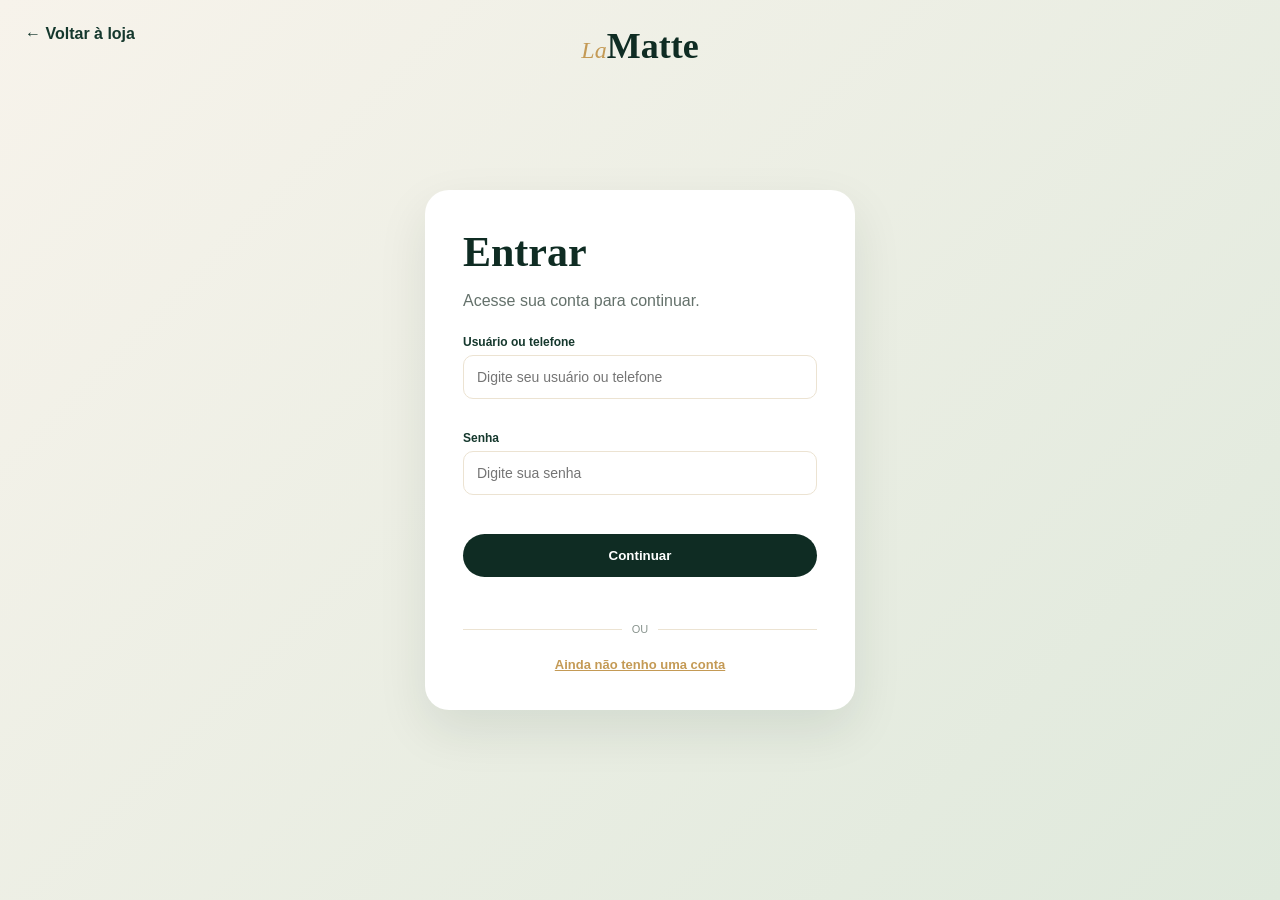
<file: checkout/index.html>
<!DOCTYPE html>
<html lang="pt-BR">
<head>
  <meta charset="UTF-8">
  <meta name="viewport" content="width=device-width, initial-scale=1">
  <title>Finalizar compra | La Matte</title>
  <link rel="preconnect" href="https://fonts.googleapis.com">
  <link rel="preconnect" href="https://fonts.gstatic.com" crossorigin>
  <link href="https://fonts.googleapis.com/css2?family=Fraunces:opsz,wght@9..144,500;9..144,700&family=Inter:wght@400;500;600;700&display=swap" rel="stylesheet">
  <link rel="stylesheet" href="style.css">
</head>
<body>
  <header>
    <a href="../principal/index.html" class="marca"><span>La</span><b>Matte</b></a>
    <a href="../principal/index.html#produtos">← Continuar comprando</a>
  </header>

  <main>
    <div class="titulo">
      <span>SEU PEDIDO</span>
      <h1>Finalizar compra</h1>
      <p>Revise seus dados e produtos antes de confirmar.</p>
    </div>

    <div class="checkout">
      <section>
        <!-- CARD DE PRODUTOS -->
        <div class="card">
          <h2>Produtos</h2>
          <div id="itens"></div>
          <div class="total-linha">
            <span>Subtotal</span>
            <strong id="subtotal">R$ 0,00</strong>
          </div>
        </div>

        <!-- CARD DE DADOS CADASTRAIS -->
        <div class="card">
          <h2>Seus Dados Cadastrais</h2>
          <div id="dadosUsuario" class="dados-resumo">
            <!-- Preenchido via JS -->
          </div>
          <a href="../perfil/index.html" class="link-editar">Editar dados cadastrais →</a>
        </div>

        <!-- CARD DE ENDEREÇO DE ENTREGA -->
        <div class="card">
          <h2>Endereço de Entrega</h2>
          <form id="formEndereco" class="form-endereco">
            <div class="form-row">
              <label>
                Rua / Avenida
                <input type="text" id="endRua" placeholder="Ex: Av. Paulista" required>
              </label>
              <label>
                Número
                <input type="text" id="endNumero" placeholder="123" required>
              </label>
            </div>

            <div class="form-row">
              <label>
                Complemento (opcional)
                <input type="text" id="endComplemento" placeholder="Apt 42, Bloco B">
              </label>
              <label>
                Bairro
                <input type="text" id="endBairro" placeholder="Centro" required>
              </label>
            </div>

            <div class="form-row">
              <label>
                Cidade
                <input type="text" id="endCidade" placeholder="São Paulo" required>
              </label>
              <label>
                Estado
                <select id="endEstado" required>
                  <option value="">Selecione...</option>
                  <option value="SP">SP</option>
                  <option value="RJ">RJ</option>
                  <option value="MG">MG</option>
                  <option value="BA">BA</option>
                  <option value="PR">PR</option>
                  <option value="SC">SC</option>
                  <option value="RS">RS</option>
                  <option value="PE">PE</option>
                  <option value="CE">CE</option>
                  <option value="PA">PA</option>
                </select>
              </label>
            </div>

            <span id="msgEnderecoErro" class="msg-erro"></span>
          </form>
        </div>

        <!-- CARD DE PAGAMENTO -->
        <div class="card">
          <h2>Forma de pagamento</h2>
          <div class="pagamentos">
            <label class="pagamento ativo">
              <input type="radio" name="pagamento" value="pix" checked>
              <span>▣</span>
              <div>
                <b>PIX</b>
                <small>Pagamento instantâneo</small>
              </div>
            </label>
            <label class="pagamento">
              <input type="radio" name="pagamento" value="credito">
              <span>💳</span>
              <div>
                <b>Cartão de Crédito</b>
                <small>Parcelado em até 12x</small>
              </div>
            </label>
            <label class="pagamento">
              <input type="radio" name="pagamento" value="debito">
              <span>🏦</span>
              <div>
                <b>Débito em Conta</b>
                <small>Transferência bancária</small>
              </div>
            </label>
          </div>
        </div>
      </section>

      <!-- RESUMO LATERAL -->
      <aside class="resumo">
        <h2>Resumo do Pedido</h2>
        <div class="resumo-linha">
          <span>Produtos</span>
          <strong id="resumoSubtotal">R$ 0,00</strong>
        </div>
        <div class="resumo-linha">
          <span>Frete</span>
          <strong>Grátis</strong>
        </div>
        <hr>
        <div class="resumo-final">
          <span>Total</span>
          <strong id="resumoTotal">R$ 0,00</strong>
        </div>

        <button id="btnFinalizarCompra" class="btn-finalizar" type="button">
          Finalizar Compra
        </button>
        
        <span id="msgAlerta" class="msg-alerta"></span>
      </aside>
    </div>
  </main>

  <script src="../principal/data.js"></script>
  <script src="script.js"></script>
</body>
</html>
</file>
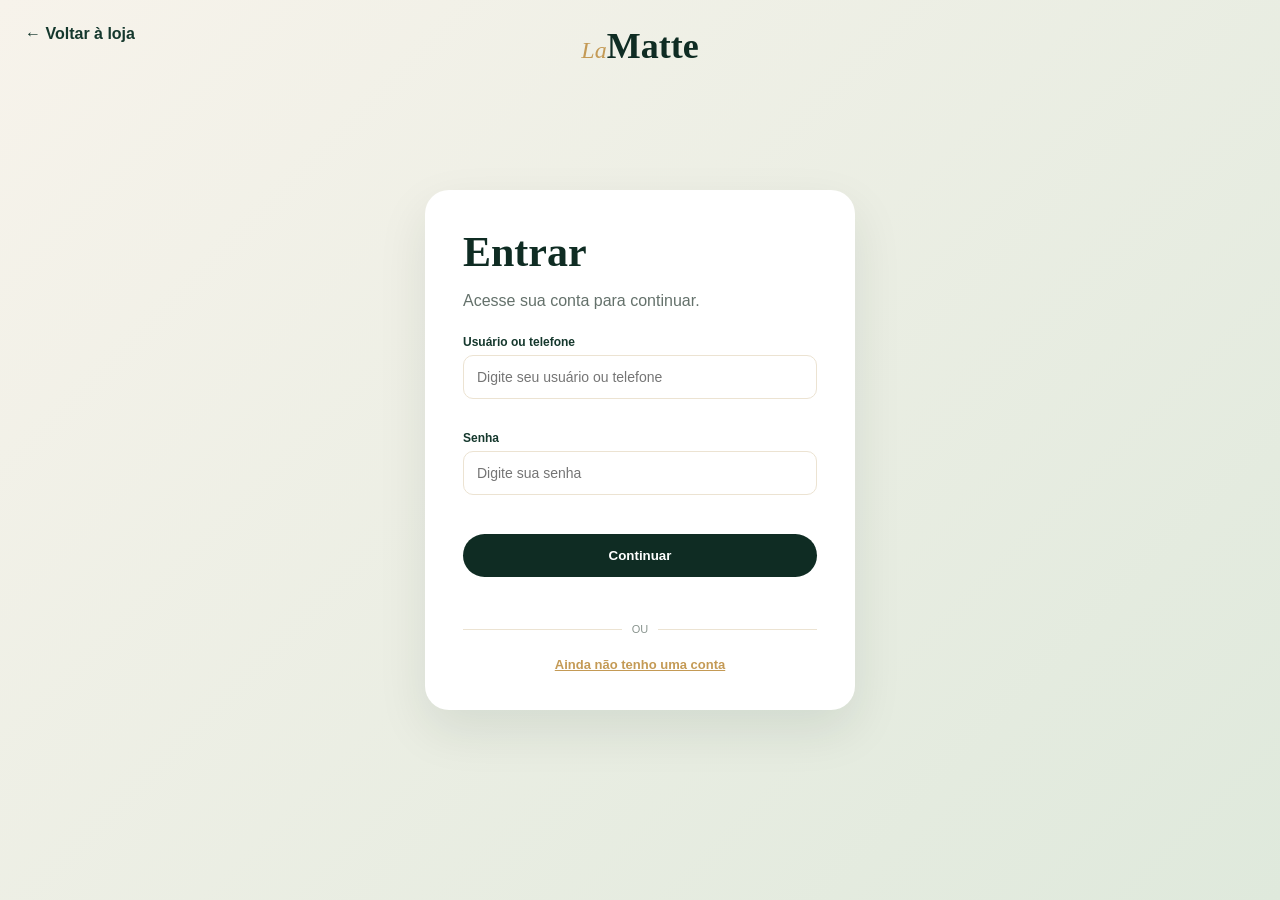
<file: perfil/index.html>
<!DOCTYPE html>

<html lang="pt-BR">
<head>
<meta charset="utf-8"/>
<meta content="width=device-width, initial-scale=1.0" name="viewport"/>
<title>Meu Perfil | La Matte</title>
<link href="https://fonts.googleapis.com" rel="preconnect"/>
<link crossorigin="" href="https://fonts.gstatic.com" rel="preconnect"/>
<link href="https://fonts.googleapis.com/css2?family=Fraunces:opsz,wght@9..144,500;9..144,700&amp;family=Inter:wght@400;500;600;700&amp;display=swap" rel="stylesheet"/>
<link href="style.css" rel="stylesheet"/>
</head>
<body>
<div class="painel-fundo" id="painelFundo"></div>
<header class="barra-fixa">
<a class="marca" href="../principal/index.html">
<span class="marca-la">La</span>
<span class="marca-matte">Matte</span>
</a>
<div class="logo-fixo">
<a href="../principal/index.html">
<h2 data-text="LA MATTE">LA MATTE</h2>
</a>
</div>
<div class="acoes-topo">
<button aria-label="Perfil do usuário" class="acao" id="perfilBtn" title="Meu Perfil">
<svg aria-hidden="true" viewbox="0 0 24 24">
<path d="M19 21v-2a4 4 0 0 0-4-4H9a4 4 0 0 0-4 4v2"></path>
<circle cx="12" cy="7" r="4"></circle>
</svg>
</button>
<div class="perfil-popup" id="perfilPopup">
<div class="perfil-topo">
<div class="perfil-icone">
<svg aria-hidden="true" viewbox="0 0 24 24">
<circle cx="12" cy="8" r="4"></circle>
<path d="M4 21c0-4.4 3.6-7 8-7s8 2.6 8 7"></path>
</svg>
</div>
<div>
<h3 id="perfilNomeMenu">Visitante</h3>
<p id="perfilSubMenu">Faça login para acessar sua conta</p>
</div>
</div>
<div class="perfil-links" id="perfilLinks"></div>
</div>
<button aria-label="Lista de Favoritos" class="acao" id="favoritosBtn" title="Meus Favoritos">
<svg aria-hidden="true" viewbox="0 0 24 24">
<path d="M20.84 4.61a5.5 5.5 0 0 0-7.78 0L12 5.67l-1.06-1.06a5.5 5.5 0 0 0-7.78 7.78l1.06 1.06L12 21.23l7.78-7.78 1.06-1.06a5.5 5.5 0 0 0 0-7.78z"></path>
</svg>
<b class="contador-favoritos" id="contadorFavoritos">0</b>
</button>
<button aria-label="Carrinho de Compras" class="acao" id="carrinhoBtn" title="Seu Carrinho">
<svg aria-hidden="true" viewbox="0 0 24 24">
<circle cx="9" cy="21" r="1"></circle>
<circle cx="20" cy="21" r="1"></circle>
<path d="M1 1h4l2.68 13.39a2 2 0 0 0 2 1.61h9.72a2 2 0 0 0 2-1.61L23 6H6"></path>
</svg>
<b class="contador-carrinho" id="contadorCarrinho">0</b>
</button>
<button aria-label="Abrir menu" class="menu-btn" id="menuBtn">
<span></span>
<span></span>
<span></span>
</button>
</div>
</header>
<aside class="painel-lateral" id="carrinhoPainel">
<div class="painel-cabecalho">
<div>
<span>SEU PEDIDO</span>
<h2>Carrinho</h2>
</div>
<button class="fechar-painel" id="fecharCarrinho">×</button>
</div>
<div class="painel-conteudo" id="carrinhoConteudo"></div>
<div class="resumo-painel">
<div>
<span>Subtotal</span>
<strong id="subtotalCarrinho">R$ 0,00</strong>
</div>
<a class="btn-principal" href="../checkout/index.html">
      Finalizar compra
    </a>
</div>
</aside>
<aside class="painel-lateral" id="favoritosPainel">
<div class="painel-cabecalho">
<div>
<span>SUA SELEÇÃO</span>
<h2>Favoritos</h2>
</div>
<button class="fechar-painel" id="fecharFavoritos">×</button>
</div>
<div class="painel-conteudo" id="favoritosConteudo"></div>
</aside>
<aside class="painel-lateral" id="menuOverlay">
<div class="painel-cabecalho">
<div>
<span>NAVEGAÇÃO</span>
<h2>Menu</h2>
</div>
<button class="fechar-painel" id="fecharMenu">×</button>
</div>
<nav class="menu-links">
<a href="../principal/index.html#inicio">
      Início
      <b>›</b>
</a>
<a href="../principal/index.html#produtos">
      Produtos
      <b>›</b>
</a>
<a href="index.html">
      Meu Perfil
      <b>›</b>
</a>
<a href="../principal/index.html#vantagens">
      Vantagens
      <b>›</b>
</a>
<a href="../principal/index.html#suporte">
      Suporte
      <b>›</b>
</a>
<a href="../login/login.html">
      Entrar
      <b>›</b>
</a>
<a href="../cadastro/cadastro.html">
      Criar conta
      <b>›</b>
</a>
</nav>
</aside>
<main class="perfil-pagina">
<section class="perfil-hero">
<div>
<span class="eyebrow">LA MATTE</span>
<h1>
        Meu perfil
      </h1>
<p>
        Gerencie seus dados, acompanhe sua conta e personalize sua experiência na La Matte.
      </p>
</div>
</section>
<section class="perfil-container">
<div class="perfil-menu">
<button class="perfil-tab ativo" data-painel="dados">
<span>01</span>
        Meus dados
        <b>›</b>
</button>
<button class="perfil-tab" data-painel="pedidos">
<span>02</span>
        Meus pedidos
        <b>›</b>
</button>
<button class="perfil-tab" data-painel="favoritos">
<span>03</span>
        Favoritos
        <b>›</b>
</button>
<button class="perfil-tab" data-painel="endereco">
<span>04</span>
        Endereço
        <b>›</b>
</button>
<button class="perfil-tab" data-painel="seguranca">
<span>05</span>
        Segurança
        <b>›</b>
</button>
</div>
<div class="perfil-conteudo">
<section class="perfil-panel ativo" id="dados">
<span class="eyebrow">MINHA CONTA</span>
<h2>Meus dados</h2>
<p class="perfil-instrucoes">
          Atualize as informações da sua conta.
        </p>
<form id="perfilForm">
<div class="form-grid">
<div class="campo-grupo-perfil">
<label for="usuarioPerfil">Usuário / E-mail de acesso</label>
<input disabled="" id="usuarioPerfil" type="text"/>
</div>
<div class="campo-grupo-perfil">
<label for="nomePerfil">Nome completo</label>
<input id="nomePerfil" placeholder="Seu nome completo" type="text"/>
</div>
<div class="campo-grupo-perfil">
<label for="cpfPerfil">CPF</label>
<input id="cpfPerfil" maxlength="14" placeholder="000.000.000-00" type="text"/>
</div>
<div class="campo-grupo-perfil">
<label for="nascimentoPerfil">Data de nascimento</label>
<input id="nascimentoPerfil" type="date"/>
</div>
<div class="campo-grupo-perfil">
<label for="telefonePerfil">Telefone</label>
<input id="telefonePerfil" maxlength="15" placeholder="(00) 00000-0000" type="tel"/>
</div>
<div class="campo-grupo-perfil">
<label for="cepPerfil">CEP</label>
<input id="cepPerfil" maxlength="9" placeholder="00000-000" type="text"/>
</div>
</div>
<div class="perfil-acoes">
<button class="btn-salvar-perfil" type="submit">
              Salvar alterações
            </button>
<button class="btn-sair-perfil" id="sairPerfil" type="button">
              Sair da conta
            </button>
</div>
<p class="mensagem-sucesso-perfil" id="mensagemPerfil"></p>
</form>
</section>
<section class="perfil-panel" id="pedidos">
<span class="eyebrow">HISTÓRICO</span>
<h2>Meus pedidos</h2>
<div class="lista-pedidos" id="listaPedidos"></div>
</section>
<section class="perfil-panel" id="favoritos">
<span class="eyebrow">SUA SELEÇÃO</span>
<h2>Favoritos</h2>
<div class="favoritos-perfil" id="perfilFavoritos"></div>
</section>
<section class="perfil-panel" id="endereco">
<span class="eyebrow">ENTREGA</span>
<h2>Endereço de entrega</h2>
<p class="perfil-instrucoes">
          Salve seu endereço uma vez. Ele será preenchido automaticamente no checkout em qualquer página da La Matte.
        </p>
<form class="endereco-form-perfil" id="enderecoFormPerfil">
<div class="form-grid">
<div class="campo-grupo-perfil">
<label for="enderecoRuaPerfil">Rua / Avenida</label>
<input id="enderecoRuaPerfil" placeholder="Ex: Av. Paulista" type="text"/>
</div>
<div class="campo-grupo-perfil">
<label for="enderecoNumeroPerfil">Número</label>
<input id="enderecoNumeroPerfil" placeholder="123" type="text"/>
</div>
<div class="campo-grupo-perfil">
<label for="enderecoComplementoPerfil">Complemento</label>
<input id="enderecoComplementoPerfil" placeholder="Apt 42, Bloco B" type="text"/>
</div>
<div class="campo-grupo-perfil">
<label for="enderecoBairroPerfil">Bairro</label>
<input id="enderecoBairroPerfil" placeholder="Centro" type="text"/>
</div>
<div class="campo-grupo-perfil">
<label for="enderecoCidadePerfil">Cidade</label>
<input id="enderecoCidadePerfil" placeholder="São Paulo" type="text"/>
</div>
<div class="campo-grupo-perfil">
<label for="enderecoEstadoPerfil">Estado</label>
<select id="enderecoEstadoPerfil">
<option value="">Selecione...</option>
<option value="SP">SP</option><option value="RJ">RJ</option><option value="MG">MG</option><option value="BA">BA</option>
<option value="PR">PR</option><option value="SC">SC</option><option value="RS">RS</option><option value="PE">PE</option>
<option value="CE">CE</option><option value="PA">PA</option><option value="ES">ES</option><option value="GO">GO</option>
<option value="MT">MT</option><option value="MS">MS</option><option value="DF">DF</option><option value="MA">MA</option>
<option value="PB">PB</option><option value="RN">RN</option><option value="AL">AL</option><option value="SE">SE</option>
<option value="PI">PI</option><option value="RO">RO</option><option value="AC">AC</option><option value="AM">AM</option>
<option value="RR">RR</option><option value="AP">AP</option><option value="TO">TO</option>
</select>
</div>
</div>
<button class="btn-salvar-perfil" type="submit">Salvar endereço</button>
<p class="mensagem-sucesso-perfil" id="mensagemEnderecoPerfil"></p>
</form>
</section>

<section class="perfil-panel" id="seguranca">
<span class="eyebrow">PROTEÇÃO</span>
<h2>Segurança</h2>
<p class="perfil-instrucoes">
          Mantenha os dados da sua conta protegidos.
        </p>
<div class="seguranca-card">
<div>
<span>Senha</span>
<strong>••••••••</strong>
</div>
<button id="alterarSenha" type="button">
            Alterar senha
          </button>
</div>
</section>
</div>
</section>
<div aria-hidden="true" class="modal-senha" id="modalSenha">
<div class="modal-senha-fundo" id="fecharModalSenha"></div>
<div aria-labelledby="tituloModalSenha" aria-modal="true" class="modal-senha-caixa" role="dialog">
<button aria-label="Fechar" class="modal-senha-fechar" id="fecharModalSenhaBotao" type="button">×</button>
<span class="eyebrow">SEGURANÇA</span>
<h2 id="tituloModalSenha">Alterar senha</h2>
<p>Digite sua senha atual e escolha uma nova senha para sua conta.</p>
<form id="formAlterarSenha">
<div class="campo-grupo-perfil">
<label for="senhaAtual">Senha atual</label>
<input autocomplete="current-password" id="senhaAtual" required="" type="password"/>
</div>
<div class="campo-grupo-perfil">
<label for="novaSenha">Nova senha</label>
<input autocomplete="new-password" id="novaSenha" minlength="6" required="" type="password"/>
</div>
<div class="campo-grupo-perfil">
<label for="confirmarNovaSenha">Confirmar nova senha</label>
<input autocomplete="new-password" id="confirmarNovaSenha" minlength="6" required="" type="password"/>
</div>
<p class="mensagem-senha" id="mensagemSenha"></p>
<button class="btn-salvar-perfil" type="submit">Salvar nova senha</button>
</form>
</div>
</div></main>
<footer>
<div>
<span class="marca-la">La</span>
<span class="marca-matte">Matte</span>
<p>Chá &amp; Ervas</p>
</div>
<div>
<h4>Navegação</h4>
<a href="../principal/index.html#produtos">Produtos</a>
<a href="index.html">Meu Perfil</a>
<a href="../principal/index.html#suporte">Suporte</a>
</div>
<div>
<h4>Conta</h4>
<a href="../login/login.html">Entrar</a>
<a href="../cadastro/cadastro.html">Cadastro</a>
</div>
<div>
<h4>Newsletter</h4>
<form id="formNewsletter">
<input placeholder="Seu melhor e-mail" required="" type="email"/>
<button>Assinar</button>
</form>
<span id="newsletterSucesso"></span>
</div>
</footer>
<script src="../principal/data.js"></script>
<script src="script.js"></script>
</body>
</html>
</file>
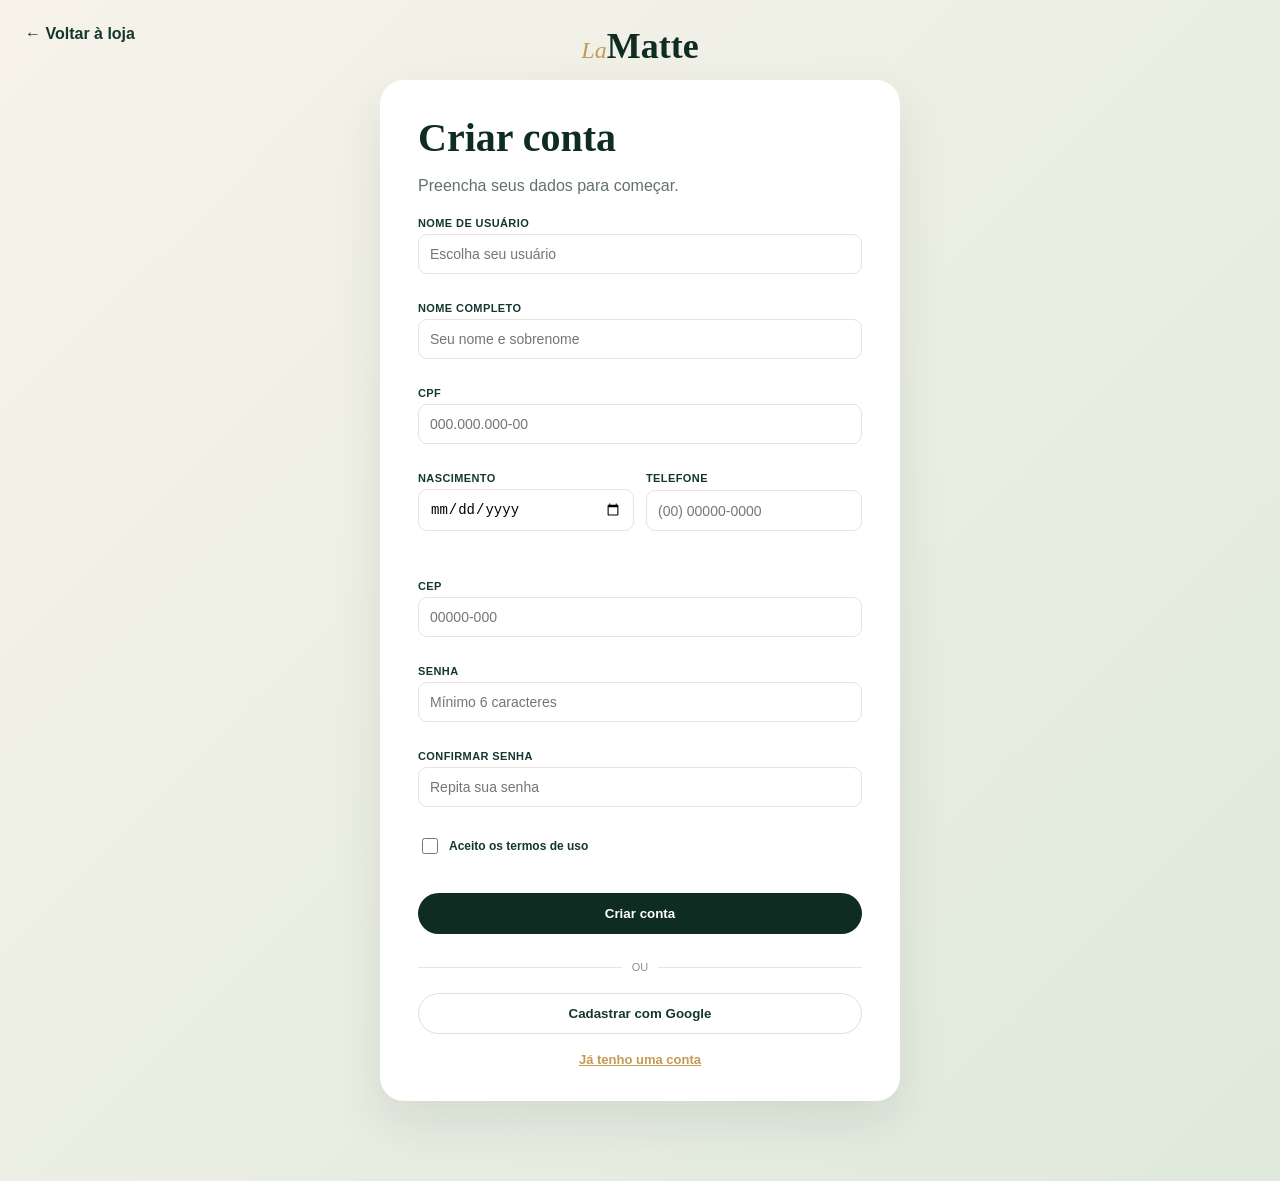
<file: cadastro/cadastro.html>
<!DOCTYPE html><html lang="pt-BR"><head><meta charset="UTF-8"><meta name="viewport" content="width=device-width,initial-scale=1"><title>La Matte - Cadastro</title><link rel="stylesheet" href="cadastro.css"></head><body><a class="voltar" href="../principal/index.html">← Voltar à loja</a><main><div class="marca"><span>La</span><b>Matte</b></div><div class="box"><h1>Criar conta</h1><p>Preencha seus dados para começar.</p><form id="formCadastro"><label>Nome de usuário<input id="campo" placeholder="Escolha seu usuário"></label><span id="erroCampo"></span><label>Nome completo<input id="nomeCompleto" placeholder="Seu nome e sobrenome"></label><span id="erroNomeCompleto"></span><label>CPF<input id="cpf" inputmode="numeric" maxlength="14" placeholder="000.000.000-00"></label><span id="erroCpf"></span><div class="duplo"><label>Nascimento<input id="nascimento" type="date"></label><label>Telefone<input id="telefone" inputmode="tel" maxlength="15" placeholder="(00) 00000-0000"></label></div><span id="erroNascimento"></span><span id="erroTelefone"></span><label>CEP<input id="cep" inputmode="numeric" maxlength="9" placeholder="00000-000"></label><span id="erroCep"></span><label>Senha<input id="senha" type="password" placeholder="Mínimo 6 caracteres"></label><span id="erroSenha"></span><label>Confirmar senha<input id="confirmarSenha" type="password" placeholder="Repita sua senha"></label><span id="erroConfirmarSenha"></span><label class="termos"><input id="aceitar-termos" type="checkbox"> Aceito os termos de uso</label><span id="erroTermos"></span><button id="btnContinuar">Criar conta</button><strong id="mensagemGeral"></strong></form><div class="ou"><span></span>OU<span></span></div><button id="google" class="google">Cadastrar com Google</button><a class="login" href="../login/login.html">Já tenho uma conta</a></div></main><script src="cadastro.js"></script></body></html>
</file>
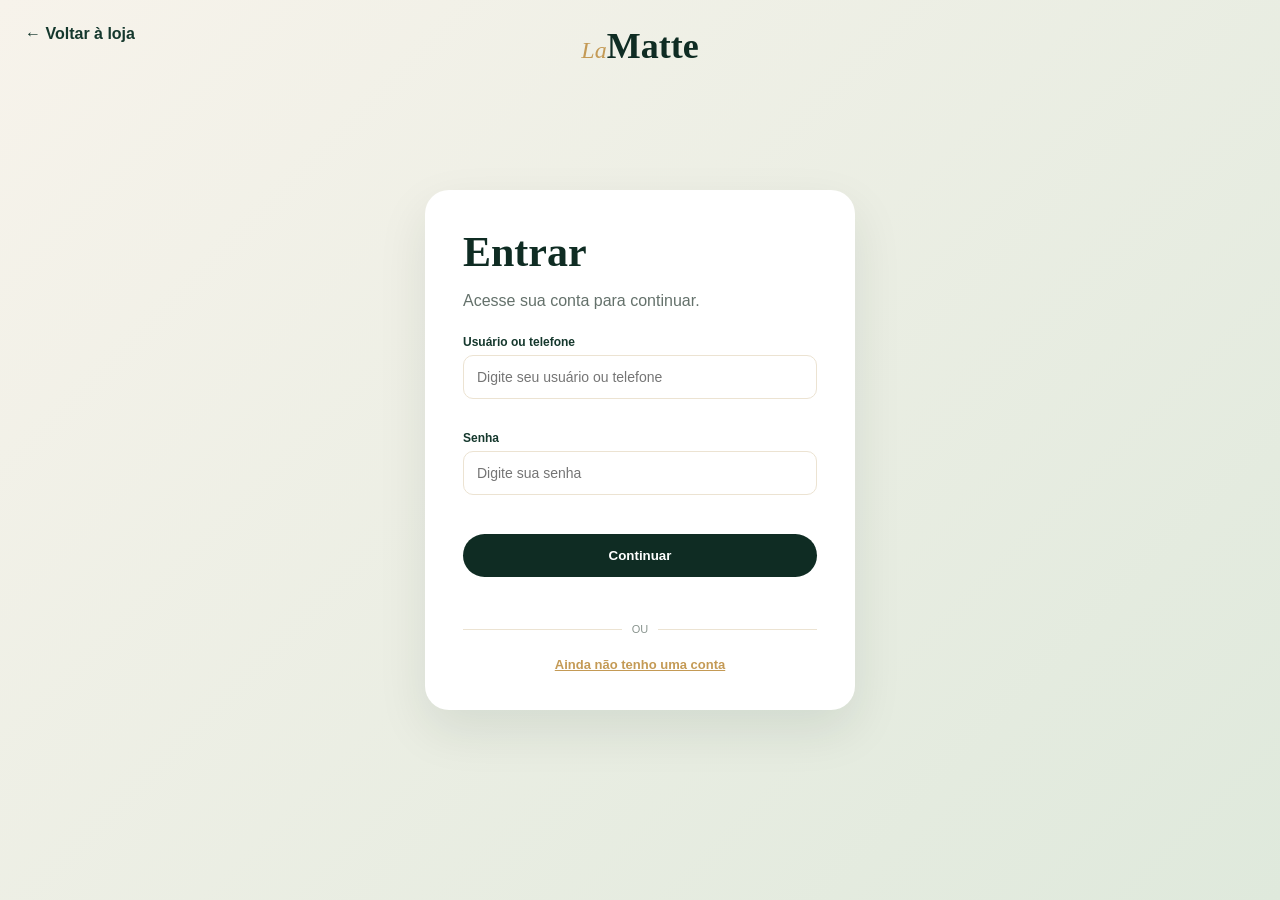
<file: login/definir-senha.html>
<!DOCTYPE html>
<html lang="pt-BR">
<head>
  <meta charset="UTF-8">
  <meta name="viewport" content="width=device-width, initial-scale=1">
  <title>La Matte - Definir Senha</title>
  <link rel="stylesheet" href="login.css">
  <style>
    .box {
      width: min(560px, 100%);
    }
    .box h1 {
      margin-bottom: 0.5rem;
    }
    .box p {
      margin-bottom: 2rem;
      color: #666;
      font-size: 0.95rem;
    }
    .info-google {
      background: #e8f0fe;
      border-left: 4px solid #1a73e8;
      padding: 1rem;
      margin-bottom: 1.5rem;
      border-radius: 4px;
      color: #1a73e8;
      font-size: 0.9rem;
    }
    .info-google strong {
      display: block;
      margin-bottom: 0.3rem;
    }
    .duplo {
      display: grid;
      grid-template-columns: 1fr 1fr;
      gap: 12px;
    }
    @media (max-width: 550px) {
      .duplo {
        grid-template-columns: 1fr;
      }
    }
  </style>
</head>
<body>
  <main>
    <div class="marca">
      <span>La</span><b>Matte</b>
    </div>

    <div class="box">
      <h1>Complete seu cadastro</h1>
      <p>É a sua primeira vez entrando com o Google — precisamos de mais alguns dados. Da próxima vez você entra direto.</p>

      <div class="info-google">
        <strong id="nomeGoogle">Usuário Google</strong>
        <span id="emailGoogle">email@example.com</span>
      </div>

      <form id="formDefinirSenha">
        <label>
          Nome completo
          <input id="nomeCompleto" type="text" required placeholder="Seu nome e sobrenome">
        </label>
        <span id="erroNomeCompleto"></span>

        <label>
          CPF
          <input id="cpf" type="text" required maxlength="14" placeholder="000.000.000-00">
        </label>
        <span id="erroCpf"></span>

        <div class="duplo">
          <label>
            Data de nascimento
            <input id="nascimento" type="date" required>
          </label>
          <label>
            Telefone
            <input id="telefone" type="tel" required maxlength="15" placeholder="(00) 00000-0000">
          </label>
        </div>
        <span id="erroNascimento"></span>
        <span id="erroTelefone"></span>

        <label>
          CEP
          <input id="cep" type="text" required maxlength="9" placeholder="00000-000">
        </label>
        <span id="erroCep"></span>

        <label>
          Senha
          <input id="novaSenha" type="password" required placeholder="Mínimo 6 caracteres" minlength="6">
        </label>
        <span id="erroSenha1"></span>

        <label>
          Confirmar Senha
          <input id="confirmSenha" type="password" required placeholder="Repita sua senha" minlength="6">
        </label>
        <span id="erroSenha2"></span>

        <button type="submit" id="btnDefinir">Concluir cadastro</button>
        <strong id="mensagem"></strong>
      </form>
    </div>
  </main>

  <script src="definir-senha.js"></script>
</body>
</html>
</file>
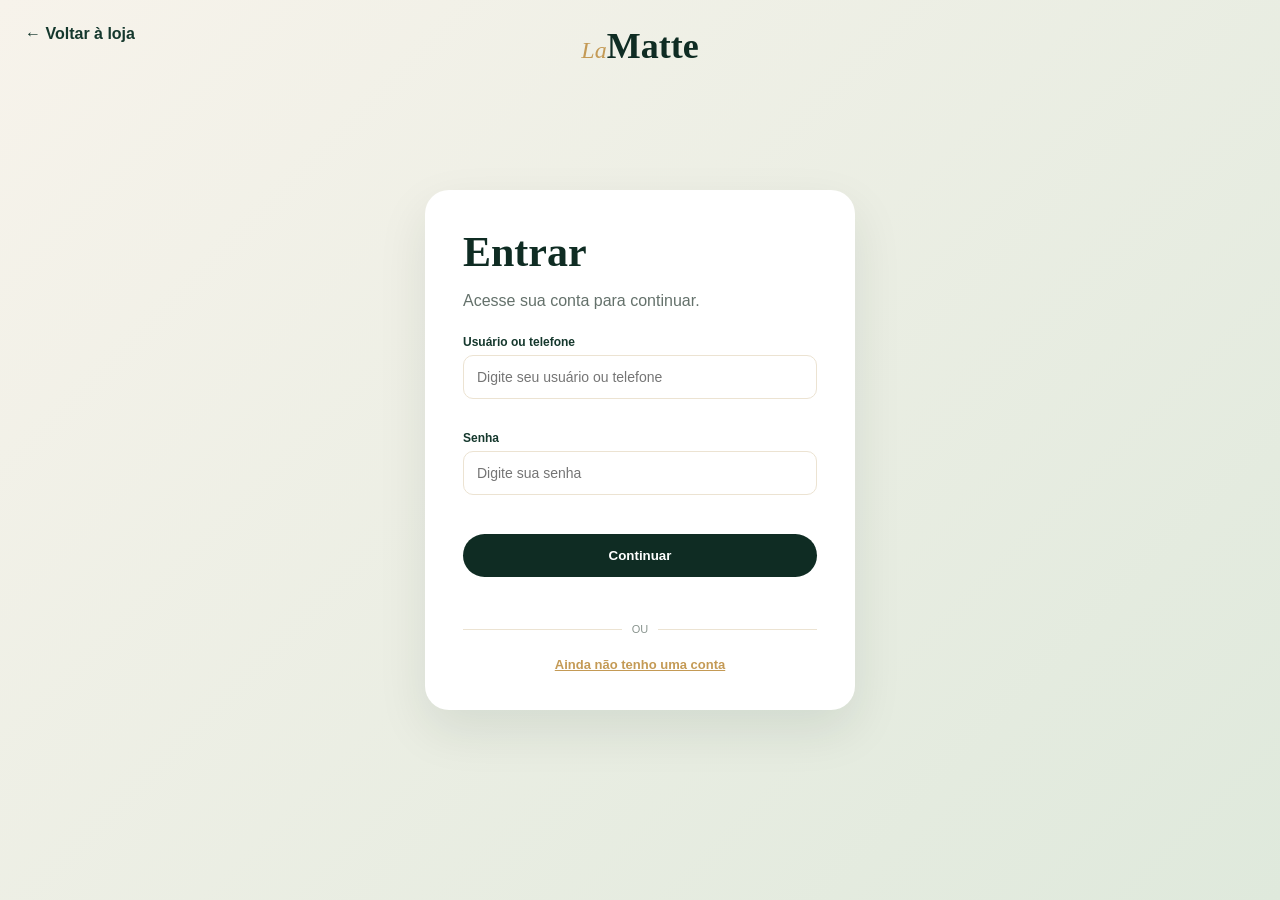
<file: login/login.html>
<!DOCTYPE html>
<html lang="pt-BR">
<head>
  <meta charset="UTF-8">
  <meta name="viewport" content="width=device-width, initial-scale=1">
  <title>La Matte - Login</title>
  <link rel="stylesheet" href="login.css">
</head>
<body>
  <a class="voltar" href="../principal/index.html">← Voltar à loja</a>

  <main>
    <div class="marca">
      <span>La</span><b>Matte</b>
    </div>

    <div class="box">
      <h1>Entrar</h1>
      <p>Acesse sua conta para continuar.</p>

      <form id="formLogin">
        <label>
          Usuário ou telefone
          <input id="user" autocomplete="username" placeholder="Digite seu usuário ou telefone">
        </label>
        <span id="erroUser"></span>

        <label>
          Senha
          <input id="senha" type="password" autocomplete="current-password" placeholder="Digite sua senha">
        </label>
        <span id="erroSenha"></span>

        <button id="btnContinuar" type="submit">Continuar</button>
        <strong id="mensagem"></strong>
      </form>

      <div class="ou">
        <span></span>OU<span></span>
      </div>

      <div id="googleButton" class="google-button"></div>

      <strong id="erroGoogle" class="erro-google"></strong>

      <a class="cadastro" href="../cadastro/cadastro.html">Ainda não tenho uma conta</a>
    </div>
  </main>

  <script src="https://accounts.google.com/gsi/client" async defer></script>
  <script src="login.js"></script>
</body>
</html>
</file>
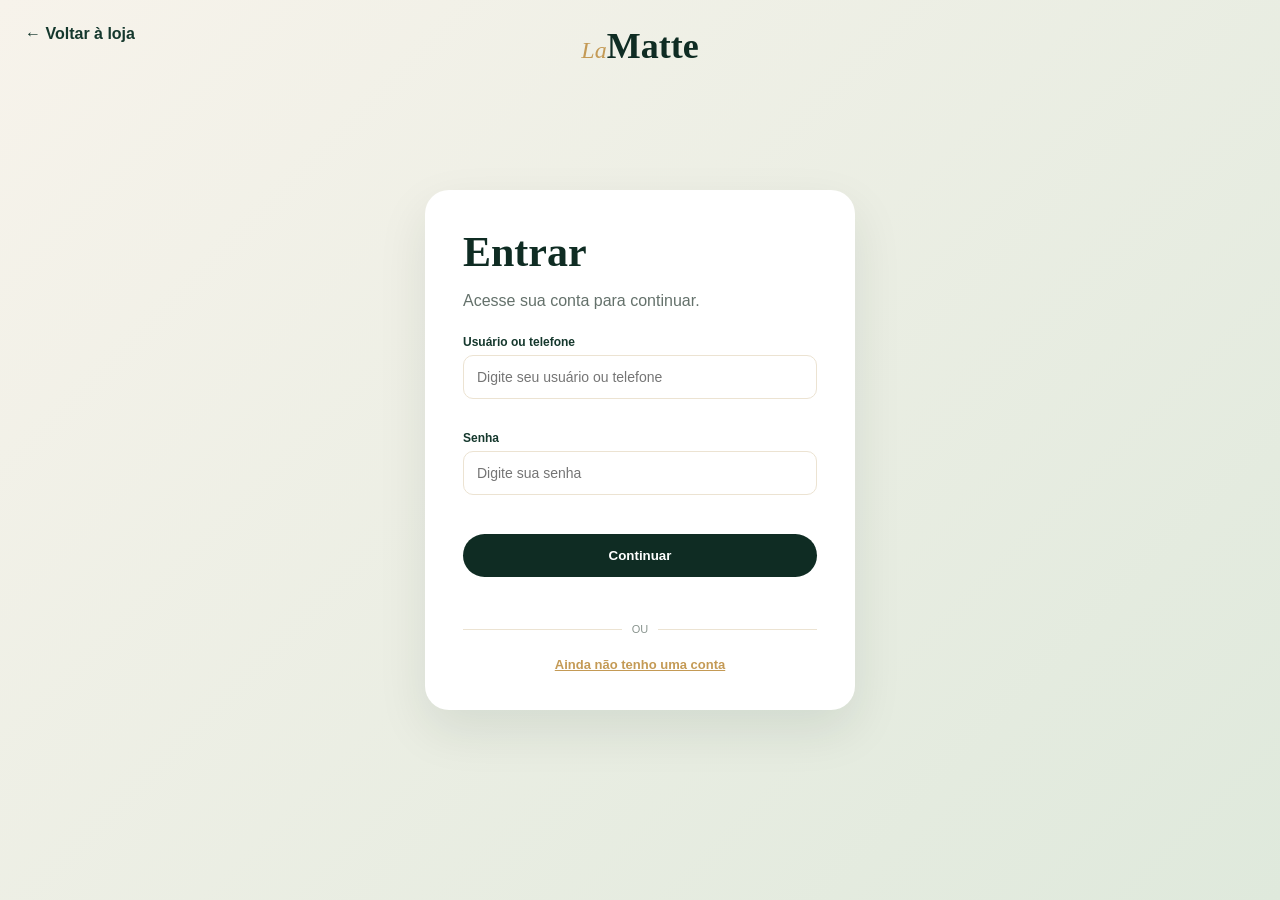
<file: perfil/completar-dados.html>
<!DOCTYPE html>
<html lang="pt-BR">
<head>
  <meta charset="UTF-8">
  <meta name="viewport" content="width=device-width, initial-scale=1.0">
  <title>La Matte - Completar Dados</title>
  <link rel="preconnect" href="https://fonts.googleapis.com">
  <link rel="preconnect" href="https://fonts.gstatic.com" crossorigin>
  <link href="https://fonts.googleapis.com/css2?family=Fraunces:opsz,wght@9..144,500;9..144,700&family=Inter:wght@400;500;600;700&display=swap" rel="stylesheet">
  <style>
    :root {
      --verde: #0f2c23;
      --verde2: #15382d;
      --creme: #f7f3eb;
      --creme2: #ece3d2;
      --dourado: #c49a55;
      --dourado2: #e3c488;
      --texto: #1a241f;
      --branco: #ffffff;
      --vermelho: #b3261e;
      --verde-sucesso: #2e7d32;
    }

    * {
      box-sizing: border-box;
      margin: 0;
      padding: 0;
    }

    body {
      font-family: 'Inter', Arial, sans-serif;
      background: var(--creme);
      color: var(--texto);
      min-height: 100vh;
    }

    header {
      background: var(--verde);
      padding: 20px 40px;
      display: flex;
      justify-content: space-between;
      align-items: center;
      border-bottom: 1px solid rgba(196, 154, 85, 0.3);
    }

    .marca {
      text-decoration: none;
      font-family: 'Fraunces', serif;
    }

    .marca span {
      font-style: italic;
      color: var(--dourado);
      font-size: 20px;
    }

    .marca b {
      color: var(--creme);
      font-size: 24px;
      font-weight: 700;
    }

    header a {
      color: var(--creme);
      text-decoration: none;
      font-size: 14px;
      font-weight: 600;
      transition: 0.2s;
    }

    header a:hover {
      color: var(--dourado2);
    }

    main {
      max-width: 800px;
      margin: 40px auto;
      padding: 0 20px;
    }

    .titulo {
      text-align: center;
      margin-bottom: 40px;
    }

    .titulo span {
      font-size: 12px;
      font-weight: 700;
      color: var(--vermelho);
      text-transform: uppercase;
      letter-spacing: 1px;
    }

    .titulo h1 {
      font: 700 40px 'Fraunces', serif;
      color: var(--verde);
      margin: 8px 0 12px;
    }

    .titulo p {
      color: #64716b;
      font-size: 16px;
    }

    .container-form {
      background: var(--branco);
      border: 1px solid var(--creme2);
      border-radius: 20px;
      padding: 36px;
      box-shadow: 0 10px 30px rgba(15, 44, 35, 0.04);
    }

    .info-alerta {
      background: #fef3e1;
      border-left: 4px solid var(--dourado);
      padding: 16px;
      margin-bottom: 28px;
      border-radius: 8px;
      color: #8c6621;
      font-size: 14px;
      line-height: 1.6;
    }

    .info-alerta strong {
      display: block;
      margin-bottom: 6px;
    }

    .grid-form {
      display: grid;
      grid-template-columns: 1fr 1fr;
      gap: 18px;
      margin-bottom: 24px;
    }

    .campo-grupo {
      display: flex;
      flex-direction: column;
      gap: 6px;
    }

    .campo-grupo label {
      font-size: 12px;
      font-weight: 700;
      color: var(--verde2);
      text-transform: uppercase;
      letter-spacing: 0.5px;
    }

    .campo-grupo input {
      padding: 12px 14px;
      border: 1px solid #dcd3c1;
      border-radius: 12px;
      outline: none;
      font-size: 14px;
      background: var(--branco);
      transition: 0.2s;
    }

    .campo-grupo input:focus {
      border-color: var(--dourado);
      box-shadow: 0 0 0 3px rgba(196, 154, 85, 0.2);
    }

    .duplo-span {
      grid-column: 1 / -1;
    }

    .mascaras-info {
      font-size: 12px;
      color: #999;
      margin-top: 2px;
    }

    .acoes-form {
      display: flex;
      gap: 16px;
      align-items: center;
      margin-top: 28px;
    }

    .btn-salvar {
      border: 0;
      border-radius: 14px;
      padding: 14px 28px;
      background: var(--verde);
      color: var(--branco);
      font-weight: 700;
      cursor: pointer;
      transition: 0.2s;
      flex: 1;
    }

    .btn-salvar:hover {
      background: var(--dourado);
      color: var(--verde);
    }

    .btn-voltar {
      border: 1px solid #dcd3c1;
      border-radius: 14px;
      padding: 14px 28px;
      background: transparent;
      color: var(--texto);
      font-weight: 600;
      cursor: pointer;
      transition: 0.2s;
    }

    .btn-voltar:hover {
      background: var(--creme2);
      border-color: var(--verde);
    }

    .msg-feedback {
      font-size: 13px;
      font-weight: 600;
      color: var(--verde-sucesso);
      margin-left: 16px;
    }

    .msg-feedback.erro {
      color: var(--vermelho);
    }

    .checklist {
      background: #f9f7f4;
      border: 1px solid #dcd3c1;
      border-radius: 12px;
      padding: 16px;
      margin-bottom: 24px;
    }

    .checklist h3 {
      font-size: 14px;
      color: var(--verde);
      margin-bottom: 12px;
      font-weight: 700;
    }

    .checklist-item {
      display: flex;
      align-items: center;
      gap: 10px;
      font-size: 13px;
      color: #64716b;
      padding: 6px 0;
    }

    .checklist-item.ok {
      color: var(--verde-sucesso);
    }

    .checklist-item.ok::before {
      content: "✓";
      font-weight: 700;
      color: var(--verde-sucesso);
    }

    .checklist-item.pendente::before {
      content: "○";
      color: #999;
    }

    @media (max-width: 600px) {
      .grid-form {
        grid-template-columns: 1fr;
      }

      .container-form {
        padding: 20px;
      }

      .titulo h1 {
        font-size: 28px;
      }

      .acoes-form {
        flex-direction: column;
      }

      .btn-salvar,
      .btn-voltar {
        width: 100%;
      }
    }
  </style>
</head>
<body>
  <header>
    <a href="../principal/index.html" class="marca"><span>La</span><b>Matte</b></a>
    <a href="../principal/index.html">← Voltar à loja</a>
  </header>

  <main>
    <div class="titulo">
      <span>⚠️ Dados Incompletos</span>
      <h1>Complete seus dados</h1>
      <p>Para finalizar sua compra, precisamos que você complete os dados cadastrais obrigatórios.</p>
    </div>

    <div class="container-form">
      <div class="info-alerta">
        <strong>Atenção:</strong>
        Os campos abaixo são obrigatórios para que você possa finalizar a compra. Após completá-los, você será redirecionado automaticamente para continuar o checkout.
      </div>

      <div class="checklist">
        <h3>Dados que faltam:</h3>
        <div class="checklist-item pendente" id="check-cpf">CPF</div>
        <div class="checklist-item pendente" id="check-nascimento">Data de Nascimento</div>
        <div class="checklist-item pendente" id="check-telefone">Telefone / WhatsApp</div>
        <div class="checklist-item pendente" id="check-cep">CEP</div>
      </div>

      <form id="formCompletarDados" class="grid-form">
        <div class="campo-grupo duplo-span">
          <label for="campoNomeCompleto">Nome Completo</label>
          <input type="text" id="campoNomeCompleto" required placeholder="Seu nome completo">
        </div>

        <div class="campo-grupo">
          <label for="campoCpf">CPF</label>
          <input type="text" id="campoCpf" maxlength="14" required placeholder="000.000.000-00">
          <span class="mascaras-info">Será formatado automaticamente</span>
        </div>

        <div class="campo-grupo">
          <label for="campoNascimento">Data de Nascimento</label>
          <input type="date" id="campoNascimento" required>
        </div>

        <div class="campo-grupo">
          <label for="campoTelefone">Telefone / WhatsApp</label>
          <input type="tel" id="campoTelefone" maxlength="15" required placeholder="(00) 00000-0000">
          <span class="mascaras-info">Será formatado automaticamente</span>
        </div>

        <div class="campo-grupo">
          <label for="campoCep">CEP</label>
          <input type="text" id="campoCep" maxlength="9" required placeholder="00000-000">
          <span class="mascaras-info">Será formatado automaticamente</span>
        </div>
      </form>

      <div class="acoes-form">
        <button type="submit" form="formCompletarDados" class="btn-salvar">Salvar e Continuar</button>
        <button type="button" class="btn-voltar" onclick="window.history.back()">Voltar</button>
        <span class="msg-feedback" id="msgFeedback"></span>
      </div>
    </div>
  </main>

  <script>
    document.addEventListener("DOMContentLoaded", () => {
      const $ = s => document.querySelector(s);

      let usuarioLogado = JSON.parse(localStorage.getItem("usuarioLogado") || "null");

      if (!usuarioLogado) {
        alert("Você precisa estar logado.");
        window.location.href = "../login/login.html";
        return;
      }

      // Preencher campos com dados existentes
      $("#campoNomeCompleto").value = usuarioLogado.nomeCompleto || "";
      $("#campoCpf").value = usuarioLogado.cpf || "";
      $("#campoNascimento").value = usuarioLogado.nascimento || "";
      $("#campoTelefone").value = usuarioLogado.telefone || "";
      $("#campoCep").value = usuarioLogado.cep || "";

      // Atualizar checklist
      function atualizarChecklist() {
        const campos = [
          { id: "cpf", valor: $("#campoCpf").value },
          { id: "nascimento", valor: $("#campoNascimento").value },
          { id: "telefone", valor: $("#campoTelefone").value },
          { id: "cep", valor: $("#campoCep").value }
        ];

        campos.forEach(campo => {
          const el = $(`#check-${campo.id}`);
          if (campo.valor.trim()) {
            el.classList.remove("pendente");
            el.classList.add("ok");
          } else {
            el.classList.add("pendente");
            el.classList.remove("ok");
          }
        });
      }

      // Máscaras
      $("#campoCpf").addEventListener("input", (e) => {
        e.target.value = e.target.value
          .replace(/\D/g, "")
          .slice(0, 11)
          .replace(/(\d{3})(\d)/, "$1.$2")
          .replace(/(\d{3})(\d)/, "$1.$2")
          .replace(/(\d{3})(\d{1,2})$/, "$1-$2");
        atualizarChecklist();
      });

      $("#campoTelefone").addEventListener("input", (e) => {
        e.target.value = e.target.value
          .replace(/\D/g, "")
          .slice(0, 11)
          .replace(/^(\d{2})(\d)/, "($1) $2")
          .replace(/(\d)(\d{4})$/, "$1-$2");
        atualizarChecklist();
      });

      $("#campoCep").addEventListener("input", (e) => {
        e.target.value = e.target.value
          .replace(/\D/g, "")
          .slice(0, 8)
          .replace(/^(\d{5})(\d)/, "$1-$2");
        atualizarChecklist();
      });

      $("#campoNascimento").addEventListener("change", atualizarChecklist);

      // Formulário
      $("#formCompletarDados").addEventListener("submit", (e) => {
        e.preventDefault();
        
        const msg = $("#msgFeedback");
        msg.textContent = "";
        msg.classList.remove("erro");

        // Validação
        const cpf = $("#campoCpf").value.trim();
        const nascimento = $("#campoNascimento").value;
        const telefone = $("#campoTelefone").value.trim();
        const cep = $("#campoCep").value.trim();
        const nomeCompleto = $("#campoNomeCompleto").value.trim();

        if (!cpf || !nascimento || !telefone || !cep || !nomeCompleto) {
          msg.textContent = "Por favor, preencha todos os campos obrigatórios.";
          msg.classList.add("erro");
          return;
        }

        // Atualizar usuário
        usuarioLogado.nomeCompleto = nomeCompleto;
        usuarioLogado.cpf = cpf;
        usuarioLogado.nascimento = nascimento;
        usuarioLogado.telefone = telefone;
        usuarioLogado.cep = cep;

        // Salvar no localStorage
        let usuarios = JSON.parse(localStorage.getItem("usuarios") || "[]");
        const index = usuarios.findIndex(u => u.usuario === usuarioLogado.usuario);
        
        if (index >= 0) {
          usuarios[index] = usuarioLogado;
        } else {
          usuarios.push(usuarioLogado);
        }

        localStorage.setItem("usuarios", JSON.stringify(usuarios));
        localStorage.setItem("usuarioLogado", JSON.stringify(usuarioLogado));

        msg.textContent = "✓ Dados salvos com sucesso! Redirecionando...";
        msg.classList.remove("erro");

        setTimeout(() => {
          window.location.href = "../checkout/index.html";
        }, 1500);
      });

      atualizarChecklist();
    });
  </script>
</body>
</html>
</file>
<file: checkout/style.css>
:root {
  --verde: #0f2c23;
  --verde2: #15382d;
  --verde3: #38604d;
  --creme: #f7f3eb;
  --creme2: #ece3d2;
  --dourado: #c49a55;
  --dourado2: #e3c488;
  --texto: #1a241f;
  --branco: #ffffff;
  --vermelho: #b3261e;
  --verde-sucesso: #2e7d32;
}

* {
  box-sizing: border-box;
  margin: 0;
  padding: 0;
}

body {
  font-family: 'Inter', Arial, sans-serif;
  background: var(--creme);
  color: var(--texto);
  min-height: 100vh;
}

/* HEADER */
header {
  background: var(--verde);
  padding: 20px 40px;
  display: flex;
  justify-content: space-between;
  align-items: center;
  border-bottom: 1px solid rgba(196, 154, 85, 0.3);
}

.marca {
  text-decoration: none;
  font-family: 'Fraunces', serif;
}

.marca span {
  font-style: italic;
  color: var(--dourado);
  font-size: 20px;
}

.marca b {
  color: var(--creme);
  font-size: 24px;
  font-weight: 700;
}

header a:last-child {
  color: var(--creme);
  text-decoration: none;
  font-size: 14px;
  font-weight: 600;
  transition: 0.2s;
}

header a:last-child:hover {
  color: var(--dourado2);
}

/* MAIN */
main {
  max-width: 1200px;
  margin: 40px auto;
  padding: 0 20px;
}

.titulo {
  text-align: center;
  margin-bottom: 40px;
}

.titulo span {
  font-size: 12px;
  font-weight: 700;
  color: var(--dourado);
  text-transform: uppercase;
  letter-spacing: 1px;
}

.titulo h1 {
  font: 700 48px 'Fraunces', serif;
  color: var(--verde);
  margin: 8px 0 8px;
}

.titulo p {
  color: #64716b;
  font-size: 16px;
}

/* LAYOUT CHECKOUT */
.checkout {
  display: grid;
  grid-template-columns: 1fr 320px;
  gap: 28px;
  align-items: start;
}

/* CARDS */
.card {
  background: var(--branco);
  border: 1px solid var(--creme2);
  border-radius: 20px;
  padding: 28px;
  margin-bottom: 20px;
  box-shadow: 0 4px 12px rgba(15, 44, 35, 0.04);
}

.card h2 {
  font: 700 20px 'Fraunces', serif;
  color: var(--verde);
  margin-bottom: 20px;
  padding-bottom: 12px;
  border-bottom: 1px solid var(--creme2);
}

/* ITEMS CHECKOUT */
.item-checkout {
  display: flex;
  align-items: center;
  gap: 16px;
  padding: 12px 0;
  border-bottom: 1px solid #f0ebe3;
}

.item-checkout:last-of-type {
  border-bottom: none;
}

.item-checkout img {
  width: 80px;
  height: 80px;
  object-fit: cover;
  border-radius: 12px;
}

.item-info {
  flex: 1;
}

.item-info h4 {
  font-size: 14px;
  color: var(--verde);
  margin-bottom: 4px;
}

.item-info .qtd {
  font-size: 12px;
  color: #999;
}

.item-preco {
  text-align: right;
}

.item-preco strong {
  font-size: 16px;
  color: var(--dourado);
}

.total-linha {
  display: flex;
  justify-content: space-between;
  padding-top: 16px;
  margin-top: 16px;
  border-top: 1px solid var(--creme2);
  font-size: 16px;
  font-weight: 600;
}

/* DADOS DO USUÁRIO */
.dados-resumo {
  display: flex;
  flex-direction: column;
  gap: 12px;
  margin-bottom: 16px;
}

.dado-linha {
  display: flex;
  justify-content: space-between;
  font-size: 14px;
  padding: 8px 0;
}

.dado-label {
  color: #64716b;
  font-weight: 600;
}

.dado-valor {
  color: var(--texto);
  font-weight: 500;
}

.link-editar {
  display: inline-block;
  color: var(--dourado);
  text-decoration: none;
  font-size: 13px;
  font-weight: 600;
  margin-top: 8px;
  transition: 0.2s;
}

.link-editar:hover {
  color: var(--verde);
  text-decoration: underline;
}

/* FORMULÁRIO DE ENDEREÇO */
.form-endereco {
  display: flex;
  flex-direction: column;
  gap: 16px;
}

.form-row {
  display: grid;
  grid-template-columns: 1fr 1fr;
  gap: 16px;
}

.form-endereco label {
  display: flex;
  flex-direction: column;
  gap: 6px;
  font-size: 12px;
  font-weight: 700;
  color: var(--verde2);
  text-transform: uppercase;
  letter-spacing: 0.5px;
}

.form-endereco input,
.form-endereco select {
  padding: 12px 14px;
  border: 1px solid #dcd3c1;
  border-radius: 12px;
  font-size: 14px;
  background: var(--branco);
  outline: none;
  transition: 0.2s;
}

.form-endereco input:focus,
.form-endereco select:focus {
  border-color: var(--dourado);
  box-shadow: 0 0 0 3px rgba(196, 154, 85, 0.2);
}

/* PAGAMENTOS */
.pagamentos {
  display: flex;
  flex-direction: column;
  gap: 12px;
}

.pagamento {
  display: flex;
  align-items: center;
  gap: 16px;
  padding: 16px;
  border: 2px solid #dcd3c1;
  border-radius: 14px;
  cursor: pointer;
  transition: all 0.2s;
  background: var(--branco);
}

.pagamento:hover {
  border-color: var(--dourado);
  background: rgba(196, 154, 85, 0.05);
}

.pagamento.ativo {
  border-color: var(--dourado);
  background: rgba(196, 154, 85, 0.1);
}

.pagamento input[type="radio"] {
  cursor: pointer;
  width: 18px;
  height: 18px;
}

.pagamento span {
  font-size: 28px;
}

.pagamento div {
  flex: 1;
}

.pagamento b {
  display: block;
  color: var(--verde);
  font-size: 14px;
  margin-bottom: 4px;
}

.pagamento small {
  color: #999;
  font-size: 12px;
}

/* RESUMO LATERAL */
.resumo {
  background: var(--branco);
  border: 1px solid var(--creme2);
  border-radius: 20px;
  padding: 24px;
  height: fit-content;
  position: sticky;
  top: 20px;
  box-shadow: 0 4px 12px rgba(15, 44, 35, 0.04);
}

.resumo h2 {
  font: 700 18px 'Fraunces', serif;
  color: var(--verde);
  margin-bottom: 16px;
  padding-bottom: 12px;
  border-bottom: 1px solid var(--creme2);
}

.resumo-linha {
  display: flex;
  justify-content: space-between;
  font-size: 14px;
  margin-bottom: 12px;
}

.resumo-linha span {
  color: #64716b;
}

.resumo-linha strong {
  color: var(--texto);
  font-weight: 600;
}

.resumo hr {
  margin: 12px 0;
  border: none;
  border-top: 1px solid var(--creme2);
}

.resumo-final {
  display: flex;
  justify-content: space-between;
  font-size: 16px;
  font-weight: 700;
  margin-bottom: 20px;
}

.resumo-final span {
  color: var(--verde);
}

.resumo-final strong {
  color: var(--dourado);
  font-size: 20px;
}

/* BOTÃO FINALIZAR */
.btn-finalizar {
  width: 100%;
  padding: 14px 20px;
  border: 0;
  border-radius: 14px;
  background: var(--verde);
  color: var(--branco);
  font-weight: 700;
  font-size: 14px;
  cursor: pointer;
  transition: all 0.2s;
  margin-bottom: 12px;
}

.btn-finalizar:hover {
  background: var(--dourado);
  color: var(--verde);
  transform: translateY(-2px);
}

.btn-finalizar:active {
  transform: translateY(0);
}

/* MENSAGENS */
.msg-erro,
.msg-alerta {
  display: block;
  font-size: 13px;
  font-weight: 600;
  padding: 8px 0;
  text-align: center;
  min-height: 20px;
}

.msg-erro.erro {
  color: var(--vermelho);
}

.msg-alerta.erro {
  color: var(--vermelho);
}

.msg-alerta.sucesso {
  color: var(--verde-sucesso);
}

/* RESPONSIVIDADE */
@media (max-width: 900px) {
  .checkout {
    grid-template-columns: 1fr;
  }

  .resumo {
    position: static;
  }

  .titulo h1 {
    font-size: 36px;
  }

  header {
    flex-direction: column;
    gap: 12px;
  }
}

@media (max-width: 600px) {
  main {
    margin: 20px auto;
  }

  .card {
    padding: 16px;
    margin-bottom: 16px;
  }

  .form-row {
    grid-template-columns: 1fr;
  }

  .titulo h1 {
    font-size: 28px;
  }

  .item-checkout {
    flex-wrap: wrap;
  }

  .item-checkout img {
    width: 60px;
    height: 60px;
  }
}

button,
.btn-finalizar,
.btn-principal {
  cursor: pointer;
  -webkit-tap-highlight-color: transparent;
}

button:disabled {
  cursor: not-allowed;
  opacity: .55;
}

button:focus-visible,
a:focus-visible {
  outline: 3px solid rgba(196,154,85,.45);
  outline-offset: 3px;
}

.btn-finalizar {
  display: inline-flex;
  align-items: center;
  justify-content: center;
  transition: transform .2s ease, background .2s ease, color .2s ease;
}

.btn-finalizar:hover {
  transform: translateY(-2px);
}
</file>
<file: perfil/style.css>
:root {
  --verde: #0f2c23;
  --verde2: #15382d;
  --verde3: #38604d;
  --sage: #9bb392;
  --creme: #f7f3eb;
  --creme2: #ece3d2;
  --dourado: #c49a55;
  --dourado2: #e3c488;
  --texto: #1a241f;
  --branco: #fff;
  --vermelho: #b3261e;
}

* {
  box-sizing: border-box;
  margin: 0;
  padding: 0;
}

html {
  scroll-behavior: smooth;
}

body {
  background: var(--creme);
  color: var(--texto);
  font-family: Inter, Arial, sans-serif;
  line-height: 1.5;
  overflow-x: hidden;
}

body.painel-aberto {
  overflow: hidden;
}

button,
input,
select,
textarea {
  font: inherit;
}

button {
  cursor: pointer;
}

a {
  text-decoration: none;
  color: inherit;
}


.barra-fixa {
  height: 88px;
  position: fixed;
  top: 0;
  left: 0;
  width: 100%;
  z-index: 1300;
  padding: 0 40px;
  display: flex;
  align-items: center;
  justify-content: space-between;
  background: rgba(15, 44, 35, 0.96);
  backdrop-filter: blur(16px);
  border-bottom: 1px solid rgba(196, 154, 85, 0.4);
  box-shadow: 0 8px 32px rgba(0, 0, 0, 0.18);
  transition: transform 0.35s ease;
}

body.painel-aberto .barra-fixa {
  transform: translateY(-100%);
}

.marca {
  display: flex;
  align-items: baseline;
  gap: 7px;
}

.marca-la {
  font: italic 25px Fraunces, serif;
  color: var(--dourado2);
}

.marca-matte {
  font: 700 39px Fraunces, serif;
  color: var(--creme);
}

.logo-fixo {
  position: absolute;
  left: 50%;
  top: 50%;
  transform: translate(-50%, -50%);
}

.logo-fixo h2 {
  font: 700 36px Fraunces, serif;
  color: transparent;
  -webkit-text-stroke: 1px rgba(247, 243, 235, 0.75);
  position: relative;
}

.logo-fixo h2:before {
  content: attr(data-text);
  position: absolute;
  inset: 0;
  color: var(--dourado);
  -webkit-text-stroke: 1px var(--dourado);
  clip-path: inset(100% 0 0);
  transition: 0.35s;
}

.logo-fixo h2:hover:before {
  clip-path: inset(0);
}

.acoes-topo {
  display: flex;
  gap: 8px;
  align-items: center;
}

.acao {
  width: 45px;
  height: 45px;
  border: 0;
  border-radius: 50%;
  background: rgba(255, 255, 255, 0.06);
  color: var(--creme);
  display: flex;
  align-items: center;
  justify-content: center;
  padding: 0;
  position: relative;
  transition: 0.2s;
}

.acao svg {
  width: 23px;
  height: 23px;
  fill: none;
  stroke: currentColor;
  stroke-width: 1.8;
  stroke-linecap: round;
  stroke-linejoin: round;
  display: block;
}

.acao:hover {
  background: rgba(196, 154, 85, 0.18);
  color: var(--dourado2);
  transform: translateY(-2px);
}

.contador-carrinho,
.contador-favoritos {
  position: absolute;
  right: -2px;
  top: -2px;
  min-width: 19px;
  height: 19px;
  border-radius: 10px;
  background: var(--dourado);
  color: var(--verde);
  font-size: 10px;
  display: flex;
  align-items: center;
  justify-content: center;
  line-height: 0;
  padding: 0 4px;
}

.contador-favoritos {
  background: #d86b6b;
  color: #fff;
}

.menu-btn {
  width: 44px;
  height: 44px;
  border: 0;
  background: transparent;
  display: flex;
  flex-direction: column;
  justify-content: center;
  gap: 6px;
  padding: 10px;
}

.menu-btn span {
  height: 2px;
  width: 100%;
  background: var(--creme);
  transition: 0.25s;
}

.menu-btn.active span:nth-child(1) {
  transform: translateY(8px) rotate(45deg);
}

.menu-btn.active span:nth-child(2) {
  opacity: 0;
}

.menu-btn.active span:nth-child(3) {
  transform: translateY(-8px) rotate(-45deg);
}


.perfil-popup {
  position: fixed;
  z-index: 1250;
  right: 100px;
  top: 100px;
  width: 320px;
  background: var(--creme);
  border: 1px solid var(--creme2);
  border-radius: 18px;
  padding: 22px;
  box-shadow: 0 20px 40px rgba(0, 0, 0, 0.25);
  opacity: 0;
  visibility: hidden;
  transform: translateY(-10px);
  transition: 0.25s;
}

.perfil-popup.aberto {
  opacity: 1;
  visibility: visible;
  transform: none;
}

.perfil-topo {
  display: flex;
  gap: 13px;
  align-items: center;
  padding-bottom: 16px;
  border-bottom: 1px solid var(--creme2);
}

.perfil-icone {
  width: 48px;
  height: 48px;
  border-radius: 50%;
  display: flex;
  align-items: center;
  justify-content: center;
  background: var(--verde);
  color: var(--dourado2);
}

.perfil-icone svg {
  width: 24px;
  height: 24px;
  fill: none;
  stroke: currentColor;
  stroke-width: 1.8;
  stroke-linecap: round;
  stroke-linejoin: round;
}

.perfil-topo h3 {
  font: 700 18px Fraunces, serif;
  color: var(--verde);
}

.perfil-topo p {
  font-size: 11px;
  color: var(--verde3);
}

.perfil-links a,
.perfil-links button {
  display: flex;
  justify-content: space-between;
  width: 100%;
  padding: 13px 2px;
  border: 0;
  border-bottom: 1px solid var(--creme2);
  background: transparent;
  color: var(--verde);
  text-align: left;
  font-weight: 600;
}

.perfil-links a:hover,
.perfil-links button:hover {
  color: var(--dourado);
}


.painel-fundo {
  position: fixed;
  inset: 0;
  background: rgba(10, 25, 20, 0.65);
  backdrop-filter: blur(4px);
  opacity: 0;
  visibility: hidden;
  z-index: 1190;
  transition: 0.3s;
}

.painel-fundo.ativo {
  opacity: 1;
  visibility: visible;
}

.painel-lateral {
  position: fixed;
  z-index: 1200;
  top: 0;
  right: 0;
  width: 450px;
  max-width: 94vw;
  height: 100vh;
  background: var(--creme);
  transform: translateX(100%);
  transition: 0.4s cubic-bezier(0.16, 1, 0.3, 1);
  display: flex;
  flex-direction: column;
}

.painel-lateral.aberto {
  transform: translateX(0);
  box-shadow: -20px 0 50px rgba(0, 0, 0, 0.25);
}

.painel-cabecalho {
  min-height: 108px;
  background: var(--verde);
  color: #fff;
  border-bottom: 2px solid var(--dourado);
  padding: 22px 26px;
  display: flex;
  justify-content: space-between;
  align-items: center;
}

.painel-cabecalho span {
  font-size: 10px;
  letter-spacing: 3px;
  color: var(--dourado2);
  font-weight: 700;
}

.painel-cabecalho h2 {
  font: 700 27px Fraunces, serif;
  margin-top: 4px;
}

.fechar-painel {
  width: 42px;
  height: 42px;
  border-radius: 50%;
  border: 1px solid rgba(255, 255, 255, 0.3);
  background: rgba(255, 255, 255, 0.08);
  color: #fff;
  font-size: 28px;
  display: flex;
  align-items: center;
  justify-content: center;
  padding: 0;
  line-height: 0;
  transition: all 0.3s ease;
}

.fechar-painel:hover {
  background: var(--dourado);
  color: var(--verde);
  transform: scale(1.15);
}

.painel-conteudo {
  padding: 22px;
  overflow: auto;
  flex: 1;
}

.resumo-painel {
  padding: 20px 24px;
  border-top: 1px solid var(--creme2);
}

.resumo-painel > div {
  display: flex;
  justify-content: space-between;
  margin-bottom: 14px;
}

.btn-principal {
  display: inline-flex;
  align-items: center;
  justify-content: center;
  border: 0;
  border-radius: 28px;
  padding: 13px 23px;
  background: var(--dourado);
  color: var(--verde);
  font-weight: 700;
  transition: 0.2s;
}

.btn-principal:hover {
  background: var(--dourado2);
  transform: translateY(-2px);
}


.menu-links {
  padding: 20px 26px;
}

.menu-links a {
  display: flex;
  justify-content: space-between;
  padding: 19px 0;
  border-bottom: 1px solid var(--creme2);
  font: 600 18px Fraunces, serif;
  color: var(--verde);
}

.menu-links a:hover {
  color: var(--dourado);
}


.item-painel {
  display: flex;
  gap: 12px;
  align-items: center;
  padding: 14px 0;
  border-bottom: 1px solid var(--creme2);
}

.item-painel img {
  width: 68px;
  height: 68px;
  border-radius: 12px;
  object-fit: cover;
  background: var(--creme2);
}

.item-info {
  flex: 1;
}

.item-info h4 {
  font: 700 16px Fraunces, serif;
  color: var(--verde);
}

.item-info strong {
  font-size: 14px;
  color: var(--verde3);
}

.remover {
  border: 0;
  background: transparent;
  color: #999;
  font-size: 22px;
}

.quantidade {
  display: flex;
  align-items: center;
  gap: 10px;
  margin-top: 7px;
}

.quantidade button {
  width: 25px;
  height: 25px;
  border: 1px solid var(--creme2);
  border-radius: 50%;
  background: #fff;
  display: flex;
  align-items: center;
  justify-content: center;
  padding: 0;
}

.vazio {
  text-align: center;
  padding: 70px 20px;
  color: var(--verde3);
}

.vazio span {
  font-size: 44px;
  color: var(--dourado);
}

.vazio h3 {
  font: 700 24px Fraunces, serif;
  color: var(--verde);
  margin: 10px;
}


.perfil-pagina {
  padding-top: 88px;
  min-height: calc(100vh - 88px);
}

.perfil-hero {
  background: var(--verde);
  color: #fff;
  padding: 100px max(30px, calc((100% - 1180px) / 2));
}

.perfil-hero > div {
  max-width: 800px;
}

.eyebrow {
  font-size: 12px;
  letter-spacing: 3px;
  font-weight: 700;
  color: var(--dourado2);
}

.perfil-hero h1 {
  font: 700 clamp(45px, 6vw, 72px) / 1.05 Fraunces, serif;
  margin-top: 15px;
}

.perfil-hero p {
  color: #d9e1dc;
  max-width: 650px;
  font-size: 18px;
  margin-top: 20px;
}


.perfil-container {
  max-width: 1180px;
  margin: auto;
  padding: 80px 30px 110px;
  display: grid;
  grid-template-columns: 280px 1fr;
  gap: 60px;
}

.perfil-menu {
  display: flex;
  flex-direction: column;
  gap: 5px;
}

.perfil-tab {
  border: 0;
  border-bottom: 1px solid var(--creme2);
  background: transparent;
  padding: 18px 5px;
  color: var(--verde);
  display: grid;
  grid-template-columns: 40px 1fr 20px;
  text-align: left;
  align-items: center;
  font: 600 16px Fraunces, serif;
  transition: 0.25s;
}

.perfil-tab span {
  color: var(--dourado);
  font: 700 12px Inter, sans-serif;
}

.perfil-tab b {
  font-size: 22px;
  font-weight: 400;
}

.perfil-tab:hover,
.perfil-tab.ativo {
  color: var(--dourado);
  padding-left: 10px;
}


.perfil-conteudo {
  min-width: 0;
}

.perfil-panel {
  display: none;
}

.perfil-panel.ativo {
  display: block;
  animation: slideIn 0.4s ease-out;
}

.perfil-panel h2 {
  font: 700 clamp(34px, 4vw, 50px) / 1.08 Fraunces, serif;
  color: var(--verde);
  margin-top: 12px;
}

.perfil-instrucoes {
  color: var(--verde3);
  margin: 10px 0 30px;
}


.form-grid {
  display: grid;
  grid-template-columns: 1fr 1fr;
  gap: 20px;
}

.campo-grupo-perfil {
  display: flex;
  flex-direction: column;
  gap: 7px;
}

.campo-grupo-perfil label {
  font-size: 11px;
  font-weight: 700;
  color: var(--verde);
  text-transform: uppercase;
  letter-spacing: 0.5px;
}

.campo-grupo-perfil input {
  border: 1px solid var(--creme2);
  border-radius: 12px;
  padding: 14px;
  background: #fff;
  color: var(--texto);
  outline: 0;
  transition: 0.2s;
}

.campo-grupo-perfil input:focus {
  border-color: var(--dourado);
  box-shadow: 0 0 0 3px rgba(196, 154, 85, 0.12);
}

.perfil-acoes {
  display: flex;
  gap: 12px;
  margin-top: 30px;
}

.btn-salvar-perfil {
  border: 0;
  border-radius: 24px;
  padding: 13px 23px;
  background: var(--verde);
  color: #fff;
  font-weight: 700;
  transition: 0.2s;
}

.btn-salvar-perfil:hover {
  background: var(--verde3);
  transform: translateY(-2px);
}

.btn-sair-perfil {
  border: 1px solid var(--vermelho);
  border-radius: 24px;
  padding: 11px 23px;
  background: transparent;
  color: var(--vermelho);
  font-weight: 700;
}

.btn-sair-perfil:hover {
  background: var(--vermelho);
  color: #fff;
}

.mensagem-sucesso-perfil {
  color: #287c48;
  text-align: left;
  font-size: 12px;
  margin-top: 10px;
}


.estado-vazio {
  margin-top: 35px;
  padding: 70px 30px;
  border: 1px solid var(--creme2);
  border-radius: 20px;
  background: #fff;
  text-align: center;
}

.estado-vazio span {
  font-size: 42px;
  color: var(--dourado);
}

.estado-vazio h3 {
  font: 700 26px Fraunces, serif;
  color: var(--verde);
  margin: 10px 0;
}

.estado-vazio p {
  color: var(--verde3);
  margin-bottom: 25px;
}


.favoritos-perfil {
  margin-top: 30px;
}


.seguranca-card {
  margin-top: 30px;
  padding: 24px;
  background: #fff;
  border: 1px solid var(--creme2);
  border-radius: 18px;
  display: flex;
  align-items: center;
  justify-content: space-between;
}

.seguranca-card div {
  display: flex;
  flex-direction: column;
  gap: 5px;
}

.seguranca-card span {
  font-size: 11px;
  text-transform: uppercase;
  font-weight: 700;
  color: var(--verde3);
}

.seguranca-card strong {
  color: var(--verde);
  letter-spacing: 3px;
}

.seguranca-card button {
  border: 1px solid var(--creme2);
  background: var(--creme);
  color: var(--verde);
  border-radius: 22px;
  padding: 10px 18px;
  font-weight: 700;
}

.seguranca-card button:hover {
  background: var(--dourado);
  border-color: var(--dourado);
}


footer {
  background: #091c16;
  color: #d9e1dc;
  padding: 65px max(30px, calc((100% - 1180px) / 2));
  display: grid;
  grid-template-columns: 1.5fr 1fr 1fr 1.5fr;
  gap: 35px;
}

footer .marca-matte {
  font-size: 32px;
}

footer p {
  color: #8fa29a;
  margin-top: 6px;
}

footer h4 {
  color: var(--dourado2);
  margin-bottom: 13px;
}

footer a {
  display: block;
  margin: 7px 0;
  color: #d9e1dc;
}

footer a:hover {
  color: #fff;
}

footer form {
  display: flex;
  background: #fff;
  border-radius: 22px;
  overflow: hidden;
  padding: 3px;
}

footer input {
  border: 0;
  outline: 0;
  min-width: 0;
  padding: 9px 12px;
  flex: 1;
}

footer button {
  border: 0;
  border-radius: 20px;
  background: var(--dourado);
  color: var(--verde);
  font-weight: 700;
  padding: 0 15px;
}

#newsletterSucesso {
  display: block;
  margin-top: 8px;
  color: var(--dourado2);
  font-size: 12px;
}


@keyframes slideIn {
  from {
    opacity: 0;
    transform: translateY(-20px);
  }

  to {
    opacity: 1;
    transform: translateY(0);
  }
}


@media (max-width: 1000px) {

  .logo-fixo {
    display: none;
  }

  .perfil-container {
    grid-template-columns: 1fr;
    gap: 35px;
  }

  .perfil-menu {
    display: grid;
    grid-template-columns: 1fr 1fr;
    gap: 0 20px;
  }

  footer {
    grid-template-columns: 1fr 1fr;
  }

}


@media (max-width: 700px) {

  .barra-fixa {
    padding: 0 15px;
  }

  .marca-la {
    font-size: 20px;
  }

  .marca-matte {
    font-size: 30px;
  }

  .acao {
    width: 40px;
    height: 40px;
  }

  .perfil-hero {
    padding: 75px 25px;
  }

  .perfil-container {
    padding: 60px 18px 80px;
  }

  .perfil-menu {
    grid-template-columns: 1fr;
  }

  .form-grid {
    grid-template-columns: 1fr;
  }

  .perfil-acoes {
    flex-direction: column;
  }

  .btn-salvar-perfil,
  .btn-sair-perfil {
    width: 100%;
  }

  .seguranca-card {
    flex-direction: column;
    align-items: stretch;
    gap: 20px;
  }

  .seguranca-card button {
    width: 100%;
  }

  footer {
    grid-template-columns: 1fr;
    padding: 45px 25px;
  }

  .perfil-popup {
    right: 15px;
    left: 15px;
    width: auto;
  }

}


@media (max-width: 430px) {

  .acoes-topo {
    gap: 2px;
  }

  .acao:nth-child(3) {
    display: none;
  }

  .marca-matte {
    font-size: 27px;
  }

}

.lista-pedidos {
  display: grid;
  gap: 22px;
  margin-top: 28px;
}

.pedido-card {
  background: var(--creme);
  border: 1px solid rgba(15,44,35,.12);
  border-radius: 22px;
  padding: 24px;
  box-shadow: 0 12px 35px rgba(15,44,35,.06);
}

.pedido-cabecalho {
  display: flex;
  align-items: flex-start;
  justify-content: space-between;
  gap: 20px;
  padding-bottom: 18px;
  border-bottom: 1px solid rgba(15,44,35,.1);
}

.pedido-label {
  display: block;
  font-size: 11px;
  font-weight: 700;
  letter-spacing: .16em;
  color: var(--verde3);
  margin-bottom: 5px;
}

.pedido-cabecalho h3 {
  margin: 0;
  color: var(--verde);
  font-size: 20px;
}

.pedido-cabecalho p {
  margin: 5px 0 0;
  color: #68736d;
  font-size: 13px;
}

.pedido-status {
  padding: 8px 12px;
  border-radius: 999px;
  background: rgba(196,154,85,.15);
  color: #87662c;
  font-size: 12px;
  font-weight: 700;
  white-space: nowrap;
}

.pedido-itens {
  display: grid;
  gap: 14px;
  padding: 18px 0;
}

.pedido-item {
  display: grid;
  grid-template-columns: 58px 1fr auto;
  align-items: center;
  gap: 14px;
}

.pedido-item img {
  width: 58px;
  height: 58px;
  object-fit: cover;
  border-radius: 12px;
  background: var(--creme2);
}

.pedido-item strong,
.pedido-item span {
  display: block;
}

.pedido-item strong {
  color: var(--texto);
  font-size: 14px;
}

.pedido-item span {
  margin-top: 4px;
  color: #727c76;
  font-size: 12px;
}

.pedido-item b {
  color: var(--verde);
  font-size: 14px;
}

.pedido-rodape {
  display: flex;
  justify-content: space-between;
  gap: 15px;
  padding-top: 16px;
  border-top: 1px solid rgba(15,44,35,.1);
  color: #68736d;
  font-size: 13px;
}

.pedido-rodape strong {
  color: var(--verde);
  font-size: 16px;
}

@media (max-width: 600px) {
  .pedido-card {
    padding: 18px;
  }

  .pedido-cabecalho {
    flex-direction: column;
  }

  .pedido-item {
    grid-template-columns: 50px 1fr;
  }

  .pedido-item img {
    width: 50px;
    height: 50px;
  }

  .pedido-item b {
    grid-column: 2;
  }

  .pedido-rodape {
    flex-direction: column;
  }
}

.endereco-form-perfil {
  margin-top: 24px;
}

.endereco-form-perfil select {
  width: 100%;
  padding: 14px 16px;
  border: 1px solid rgba(15, 44, 35, 0.14);
  border-radius: 12px;
  background: #fff;
  color: var(--texto);
  font: inherit;
  outline: none;
}

.endereco-form-perfil select:focus {
  border-color: var(--dourado);
  box-shadow: 0 0 0 3px rgba(196, 154, 85, 0.15);
}

.endereco-form-perfil .btn-salvar-perfil {
  margin-top: 8px;
}

#mensagemEnderecoPerfil.erro {
  color: var(--vermelho);
}


body.modal-aberto {
  overflow: hidden;
}

.modal-senha {
  position: fixed;
  inset: 0;
  z-index: 1600;
  display: flex;
  align-items: center;
  justify-content: center;
  padding: 20px;
  opacity: 0;
  visibility: hidden;
  pointer-events: none;
  transition: opacity .25s ease, visibility .25s ease;
}

.modal-senha.aberto {
  opacity: 1;
  visibility: visible;
  pointer-events: auto;
}

.modal-senha-fundo {
  position: absolute;
  inset: 0;
  background: rgba(10, 25, 20, .68);
  backdrop-filter: blur(5px);
}

.modal-senha-caixa {
  position: relative;
  width: min(480px, 100%);
  background: var(--creme);
  border: 1px solid var(--creme2);
  border-radius: 24px;
  padding: 32px;
  box-shadow: 0 30px 70px rgba(0,0,0,.3);
  transform: translateY(18px) scale(.98);
  transition: transform .3s ease;
}

.modal-senha.aberto .modal-senha-caixa {
  transform: none;
}

.modal-senha-caixa h2 {
  font: 700 38px/1.1 Fraunces, serif;
  color: var(--verde);
  margin: 8px 0;
}

.modal-senha-caixa > p {
  color: var(--verde3);
  font-size: 13px;
  margin-bottom: 24px;
}

.modal-senha-caixa form {
  display: grid;
  gap: 17px;
}

.modal-senha-caixa .campo-grupo-perfil input {
  width: 100%;
}

.modal-senha-fechar {
  position: absolute;
  top: 17px;
  right: 17px;
  width: 38px;
  height: 38px;
  border: 1px solid var(--creme2);
  border-radius: 50%;
  background: #fff;
  color: var(--verde);
  font-size: 25px;
  line-height: 1;
}

.modal-senha-fechar:hover {
  background: var(--dourado);
}

.mensagem-senha {
  min-height: 18px;
  margin: 0;
  font-size: 12px;
  font-weight: 700;
}

.mensagem-senha.erro {
  color: var(--vermelho);
}

.mensagem-senha.sucesso {
  color: #287c48;
}

.favoritos-perfil {
  display: grid;
  grid-template-columns: repeat(2, minmax(0, 1fr));
  gap: 16px;
  margin-top: 30px;
}

.favoritos-perfil .item-painel {
  margin: 0;
  min-width: 0;
}

.favoritos-perfil .item-painel img {
  width: 78px;
  height: 78px;
  flex: 0 0 78px;
}

@media (max-width: 760px) {
  .favoritos-perfil {
    grid-template-columns: 1fr;
  }
}

button,
.btn-principal,
.btn-salvar-perfil,
.btn-sair-perfil,
.perfil-tab,
.seguranca-card button,
.fechar-painel,
.acao,
.menu-btn,
.remover,
.quantidade button,
.modal-senha-fechar,
footer button {
  cursor: pointer;
  -webkit-tap-highlight-color: transparent;
}

button:disabled {
  cursor: not-allowed;
  opacity: .55;
}

button:focus-visible,
a:focus-visible {
  outline: 3px solid rgba(196,154,85,.45);
  outline-offset: 3px;
}

.btn-salvar-perfil,
.btn-sair-perfil,
.seguranca-card button {
  min-height: 46px;
  display: inline-flex;
  align-items: center;
  justify-content: center;
  transition: transform .2s ease, background .2s ease, color .2s ease, border-color .2s ease;
}

.btn-salvar-perfil:hover,
.btn-sair-perfil:hover,
.seguranca-card button:hover {
  transform: translateY(-2px);
}

.perfil-panel {
  position: relative;
}

.perfil-panel:not(.ativo) {
  display: none !important;
  visibility: hidden;
  pointer-events: none;
}

.perfil-panel.ativo {
  display: block !important;
  visibility: visible;
  pointer-events: auto;
}

.modal-senha {
  display: flex !important;
  visibility: hidden !important;
  opacity: 0 !important;
  pointer-events: none !important;
}

.modal-senha.aberto {
  visibility: visible !important;
  opacity: 1 !important;
  pointer-events: auto !important;
}

.favoritos-perfil {
  display: grid;
  grid-template-columns: repeat(2,minmax(0,1fr));
  align-items: stretch;
}

.favoritos-perfil .item-painel {
  height: 100%;
  background: #fff;
  border: 1px solid var(--creme2);
  border-radius: 16px;
  padding: 14px;
}

.remover:hover {
  cursor: pointer;
  background: rgba(179,38,30,.06);
}

@media (max-width:760px) {
  .favoritos-perfil {
    grid-template-columns: 1fr;
  }
}
</file>
<file: cadastro/cadastro.css>
*{box-sizing:border-box}body{margin:0;min-height:100vh;background:linear-gradient(135deg,#f7f3eb,#dfe9dc);font-family:Inter,Arial,sans-serif;color:#1a241f}.voltar{position:fixed;top:25px;left:25px;color:#15382d;text-decoration:none;font-weight:600}.marca{position:absolute;top:25px;left:50%;transform:translateX(-50%);font-family:Georgia,serif}.marca span{font-style:italic;font-size:24px;color:#c49a55}.marca b{font-size:36px;color:#0f2c23}main{display:grid;place-items:center;padding:80px 20px}.box{width:min(520px,100%);background:#fff;padding:34px 38px;border-radius:24px;box-shadow:0 20px 50px #0f2c2318}.box h1{font:700 40px Georgia,serif;color:#0f2c23;margin:0 0 7px}.box>p{color:#64716b;margin-bottom:22px}form{display:grid;gap:7px}label{font-size:11px;text-transform:uppercase;letter-spacing:.4px;font-weight:700;color:#15382d;display:grid;gap:5px}input{padding:11px;border:1px solid #ece3d2;border-radius:9px;outline:0;background:#fff;font-size:14px}input:focus{border-color:#c49a55}.duplo{display:grid;grid-template-columns:1fr 1fr;gap:12px}form>span{font-size:11px;color:#b3261e;min-height:14px}.termos{display:flex;align-items:center;gap:8px;text-transform:none;letter-spacing:0;font-size:12px}.termos input{width:16px;height:16px}form button{border:0;border-radius:24px;padding:13px;background:#0f2c23;color:#fff;font-weight:700;margin-top:8px}.ou{display:flex;align-items:center;gap:10px;color:#89948e;font-size:11px;margin:20px 0}.ou span{height:1px;background:#ece3d2;flex:1}.google{width:100%;padding:12px;border:1px solid #ddd;border-radius:24px;background:#fff;font-weight:700;color:#15382d}.login{display:block;text-align:center;margin-top:18px;color:#c49a55;font-weight:700;font-size:13px}@media(max-width:550px){.box{padding:28px 20px}.duplo{grid-template-columns:1fr}.voltar{position:static;display:block;padding:18px 20px}}

button,
.google {
  cursor: pointer;
  -webkit-tap-highlight-color: transparent;
  transition: transform .2s ease, background .2s ease, border-color .2s ease, color .2s ease;
}

button:hover,
.google:hover {
  transform: translateY(-2px);
}

button:focus-visible,
a:focus-visible {
  outline: 3px solid rgba(196,154,85,.45);
  outline-offset: 3px;
}
</file>
<file: login/login.css>
* {
  box-sizing: border-box;
}

body {
  margin: 0;
  min-height: 100vh;
  background: linear-gradient(135deg, #f7f3eb, #dfe9dc);
  font-family: Inter, Arial, sans-serif;
  color: #1a241f;
}

.voltar {
  position: fixed;
  top: 25px;
  left: 25px;
  color: #15382d;
  text-decoration: none;
  font-weight: 600;
}

.voltar:hover {
  color: #c49a55;
}

main {
  min-height: 100vh;
  display: grid;
  place-items: center;
  padding: 70px 20px;
}

.marca {
  position: absolute;
  top: 25px;
  left: 50%;
  transform: translateX(-50%);
  font-family: Georgia, serif;
}

.marca span {
  font-style: italic;
  font-size: 24px;
  color: #c49a55;
}

.marca b {
  font-size: 36px;
  color: #0f2c23;
}

.box {
  width: min(430px, 100%);
  background: #fff;
  padding: 38px;
  border-radius: 24px;
  box-shadow: 0 20px 50px #0f2c2318;
}

.box h1 {
  font: 700 42px Georgia, serif;
  color: #0f2c23;
  margin: 0 0 8px;
}

.box > p {
  color: #64716b;
  margin-bottom: 25px;
}

form {
  display: grid;
  gap: 8px;
}

label {
  font-size: 12px;
  font-weight: 700;
  color: #15382d;
  display: grid;
  gap: 6px;
}

input {
  padding: 13px;
  border: 1px solid #ece3d2;
  border-radius: 10px;
  outline: 0;
  font-size: 14px;
}

input:focus {
  border-color: #c49a55;
  box-shadow: 0 0 0 3px #c49a5520;
}

form > span,
form > strong {
  font-size: 12px;
  color: #b3261e;
  min-height: 16px;
}

form button {
  padding: 14px;
  border: 0;
  border-radius: 25px;
  background: #0f2c23;
  color: #fff;
  font-weight: 700;
  margin-top: 7px;
}

.ou {
  display: flex;
  align-items: center;
  gap: 10px;
  color: #89948e;
  font-size: 11px;
  margin: 22px 0;
}

.ou span {
  height: 1px;
  background: #ece3d2;
  flex: 1;
}

.google {
  width: 100%;
  padding: 13px;
  border: 1px solid #ddd;
  border-radius: 25px;
  background: #fff;
  color: #15382d;
  font-weight: 700;
  display: flex;           
  align-items: center;      
  justify-content: center;  
  gap: 12px;               
  cursor: pointer;
}

.google-icon {
  width: 20px;
  height: 20px;
  object-fit: contain;
}

.cadastro {
  display: block;
  text-align: center;
  margin-top: 20px;
  color: #c49a55;
  font-size: 13px;
  font-weight: 700;
}
button,
.google {
  cursor: pointer;
  -webkit-tap-highlight-color: transparent;
  transition: transform .2s ease, background .2s ease, border-color .2s ease, color .2s ease;
}

button:hover,
.google:hover {
  transform: translateY(-2px);
}

button:focus-visible,
a:focus-visible {
  outline: 3px solid rgba(196,154,85,.45);
  outline-offset: 3px;
}
</file>
